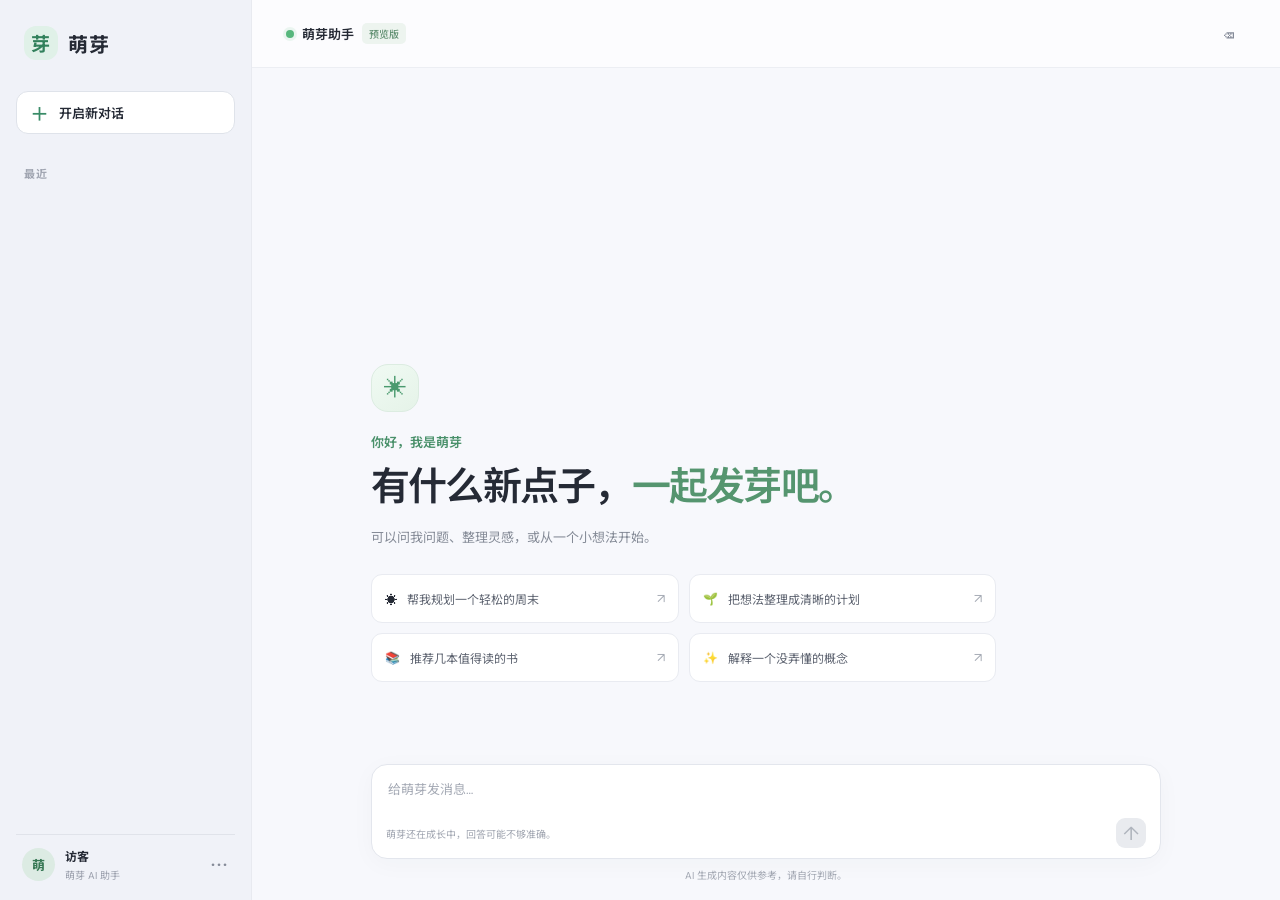
<file: index.html>
<!doctype html>
<html lang="zh-CN">
  <head>
    <meta charset="UTF-8" />
    <meta name="viewport" content="width=device-width, initial-scale=1.0" />
    <meta name="theme-color" content="#f7f8fc" />
    <meta name="description" content="萌芽 — 一个轻盈、友好的 AI 助手。" />
    <title>萌芽 · AI 助手</title>
    <link rel="stylesheet" href="styles.css" />
    <script src="app.js" defer></script>
  </head>
  <body>
    <div class="app-shell">
      <aside class="sidebar" aria-label="会话导航">
        <a class="brand" href="#" aria-label="萌芽首页">
          <span class="brand-mark" aria-hidden="true">芽</span>
          <span class="brand-name">萌芽</span>
        </a>
        <button class="new-chat" id="new-chat" type="button"><span aria-hidden="true">＋</span> 开启新对话</button>
        <div class="sidebar-label">最近</div>
        <nav class="conversation-list" id="conversation-list" aria-label="最近对话"></nav>
        <div class="sidebar-bottom">
          <div class="profile-avatar" aria-hidden="true">萌</div>
          <div class="profile-copy"><strong>访客</strong><span>萌芽 AI 助手</span></div>
          <span class="profile-menu" aria-hidden="true">···</span>
        </div>
      </aside>

      <main class="main-panel">
        <header class="topbar">
          <button class="mobile-brand" id="mobile-new-chat" type="button" aria-label="开启新对话"><span class="brand-mark">芽</span><span>萌芽</span></button>
          <div class="model-label"><span class="status-dot"></span> 萌芽助手 <span class="model-tag">预览版</span></div>
          <button class="icon-button" id="clear-chat" type="button" aria-label="清空当前对话" title="清空当前对话">⌫</button>
        </header>

        <section class="chat-area" id="chat-area" aria-live="polite">
          <div class="welcome" id="welcome">
            <div class="welcome-sprout" aria-hidden="true"><span>✳</span></div>
            <p class="eyebrow">你好，我是萌芽</p>
            <h1>有什么新点子，<span>一起发芽吧。</span></h1>
            <p class="welcome-copy">可以问我问题、整理灵感，或从一个小想法开始。</p>
            <div class="suggestions" aria-label="试试这样提问">
              <button class="suggestion" type="button" data-prompt="帮我规划一个轻松的周末">☀️ <span>帮我规划一个轻松的周末</span><b>↗</b></button>
              <button class="suggestion" type="button" data-prompt="把这个想法整理成清晰的计划">🌱 <span>把想法整理成清晰的计划</span><b>↗</b></button>
              <button class="suggestion" type="button" data-prompt="给我推荐几本值得读的书">📚 <span>推荐几本值得读的书</span><b>↗</b></button>
              <button class="suggestion" type="button" data-prompt="解释一个我一直没弄懂的概念">✨ <span>解释一个没弄懂的概念</span><b>↗</b></button>
            </div>
          </div>
          <div class="messages" id="messages"></div>
        </section>

        <footer class="composer-wrap">
          <form class="composer" id="chat-form">
            <label class="sr-only" for="prompt">发送消息给萌芽</label>
            <textarea id="prompt" rows="1" placeholder="给萌芽发消息…" maxlength="4000"></textarea>
            <div class="composer-bottom">
              <span class="composer-hint">萌芽还在成长中，回答可能不够准确。</span>
              <button class="send-button" id="send-button" type="submit" aria-label="发送消息" disabled><span>↑</span></button>
            </div>
          </form>
          <p class="footer-note">AI 生成内容仅供参考，请自行判断。</p>
        </footer>
      </main>
    </div>
  </body>
</html>
</file>
<file: styles.css>
@import url('https://fonts.googleapis.com/css2?family=DM+Sans:wght@400;500;600;700&family=Noto+Sans+SC:wght@400;500;600;700&display=swap');

:root{font-family:'DM Sans','Noto Sans SC',sans-serif;color:#252a35;background:#f7f8fc;font-synthesis:none;text-rendering:optimizeLegibility;-webkit-font-smoothing:antialiased;--green:#398b67;--muted:#9298a6;--line:#e9ebf1}
*{box-sizing:border-box}body{margin:0;min-width:320px;min-height:100vh}.app-shell{min-height:100vh;display:grid;grid-template-columns:252px minmax(0,1fr)}button,textarea{font:inherit}button{color:inherit}.sidebar{position:relative;display:flex;flex-direction:column;padding:26px 16px 15px;background:#f0f2f8;border-right:1px solid #e8eaf0}.brand{display:flex;align-items:center;gap:10px;padding:0 8px;color:inherit;text-decoration:none;font-size:20px;font-weight:700;letter-spacing:.03em}.brand-mark{width:34px;height:34px;display:grid;place-items:center;border-radius:12px;background:#e0f1e8;color:#32815c;font-size:19px}.new-chat{height:43px;margin-top:31px;display:flex;align-items:center;gap:10px;padding:0 13px;border:1px solid #dfe3ea;border-radius:12px;background:#fff;font-size:13px;font-weight:600;cursor:pointer;transition:.18s}.new-chat:hover,.suggestion:hover{border-color:#aed6bf;box-shadow:0 3px 12px #375a4610}.new-chat span{font-size:19px;color:var(--green)}.sidebar-label{margin:31px 8px 10px;color:#a0a5b1;font-size:11px;font-weight:700;letter-spacing:.09em}.conversation-list{display:grid;gap:4px}.history-item{overflow:hidden;padding:10px;border:0;border-radius:9px;background:transparent;text-align:left;text-overflow:ellipsis;white-space:nowrap;font-size:12px;color:#646a77;cursor:pointer}.history-item:hover,.history-item.active{background:#e6e9f1;color:#303642}.sidebar-bottom{display:flex;align-items:center;gap:10px;margin-top:auto;padding:12px 6px 3px;border-top:1px solid #e0e3ea}.profile-avatar{width:33px;height:33px;display:grid;place-items:center;border-radius:50%;background:#dcebe3;color:#397956;font-size:13px;font-weight:700}.profile-copy{display:grid;gap:2px}.profile-copy strong{font-size:12px}.profile-copy span{font-size:10px;color:#9a9fac}.profile-menu{margin-left:auto;color:#858b98;font-weight:700;letter-spacing:2px}.main-panel{min-width:0;min-height:100vh;display:flex;flex-direction:column}.topbar{height:68px;flex:none;display:flex;align-items:center;justify-content:space-between;padding:0 34px;border-bottom:1px solid #eceef3;background:#ffffffaa}.model-label{display:flex;align-items:center;gap:8px;font-size:13px;font-weight:600}.status-dot{width:8px;height:8px;border-radius:50%;background:#57b77d;box-shadow:0 0 0 3px #57b77d1b}.model-tag{padding:3px 7px;border-radius:5px;background:#edf4ef;color:#619072;font-size:10px;font-weight:500}.icon-button{width:34px;height:34px;border:0;border-radius:9px;background:transparent;color:#858b98;font-size:20px;cursor:pointer}.icon-button:hover{background:#f0f2f6}.mobile-brand{display:none}.chat-area{width:min(790px,calc(100% - 48px));flex:1;margin:0 auto;display:flex;flex-direction:column}.welcome{margin:auto 0 28px}.welcome-sprout{width:48px;height:48px;display:grid;place-items:center;margin:0 0 20px;border:1px solid #dcece1;border-radius:17px;background:linear-gradient(145deg,#f0faf3,#e5f3e8);color:#4a9a6e;font-size:23px}.eyebrow{margin:0 0 10px;color:#49906a;font-size:13px;font-weight:600}.welcome h1{max-width:620px;margin:0;font-size:clamp(27px,4vw,39px);line-height:1.35;letter-spacing:-.045em;font-weight:600}.welcome h1 span{color:#55956f}.welcome-copy{margin:13px 0 28px;color:#858b97;font-size:13px}.suggestions{display:grid;grid-template-columns:repeat(2,minmax(0,1fr));gap:10px;max-width:625px}.suggestion{min-height:49px;display:flex;align-items:center;gap:10px;padding:0 13px;border:1px solid var(--line);border-radius:11px;background:#fff;text-align:left;font-size:12px;cursor:pointer;transition:.18s}.suggestion span{flex:1;color:#5d6370}.suggestion b{color:#a5aab4;font-size:13px;font-weight:400}.messages{display:grid;gap:20px;padding:10px 0 28px}.message{max-width:86%;padding:12px 15px;border-radius:14px;font-size:13px;line-height:1.7;white-space:pre-wrap;overflow-wrap:anywhere}.message.user{justify-self:end;background:#e6f2e9;color:#303a33;border-bottom-right-radius:4px}.message.notice{justify-self:start;background:#fff;border:1px solid var(--line);color:#717785;border-bottom-left-radius:4px}.composer-wrap{width:min(790px,calc(100% - 48px));margin:0 auto;padding:16px 0 18px}.composer{padding:13px 14px 10px;border:1px solid #e3e6ed;border-radius:16px;background:#fff;box-shadow:0 5px 25px #26334a08;transition:border-color .2s,box-shadow .2s}.composer:focus-within{border-color:#9bc9aa;box-shadow:0 5px 25px #398b6713}textarea{width:100%;min-height:28px;max-height:150px;resize:none;border:0;outline:0;background:transparent;color:#303541;font-size:13px;line-height:1.6}textarea::placeholder{color:#a5aab5}.composer-bottom{display:flex;align-items:center;justify-content:space-between;margin-top:7px}.composer-hint,.footer-note{color:#a1a6b1;font-size:10px}.send-button{width:30px;height:30px;display:grid;place-items:center;border:0;border-radius:9px;background:#398b67;color:white;font-size:19px;cursor:pointer}.send-button:disabled{background:#e9ebef;color:#afb4bd;cursor:not-allowed}.footer-note{margin:8px 0 0;text-align:center;font-size:10px}.sr-only{position:absolute;width:1px;height:1px;padding:0;margin:-1px;overflow:hidden;clip:rect(0,0,0,0);white-space:nowrap;border:0}
@media(max-width:700px){.app-shell{grid-template-columns:1fr}.sidebar{display:none}.topbar{height:58px;padding:0 17px}.mobile-brand{display:flex;align-items:center;gap:8px;border:0;background:none;font-size:15px;font-weight:700}.mobile-brand .brand-mark{width:30px;height:30px;border-radius:10px;font-size:16px}.model-label{margin-left:auto;margin-right:12px;font-size:12px}.chat-area,.composer-wrap{width:calc(100% - 34px)}.welcome{margin-bottom:24px}.welcome h1{font-size:29px}.welcome-copy{font-size:12px}.suggestions{grid-template-columns:1fr;gap:8px}.suggestion{min-height:45px}.composer-wrap{padding-bottom:12px}.message{max-width:94%}}
</file>
